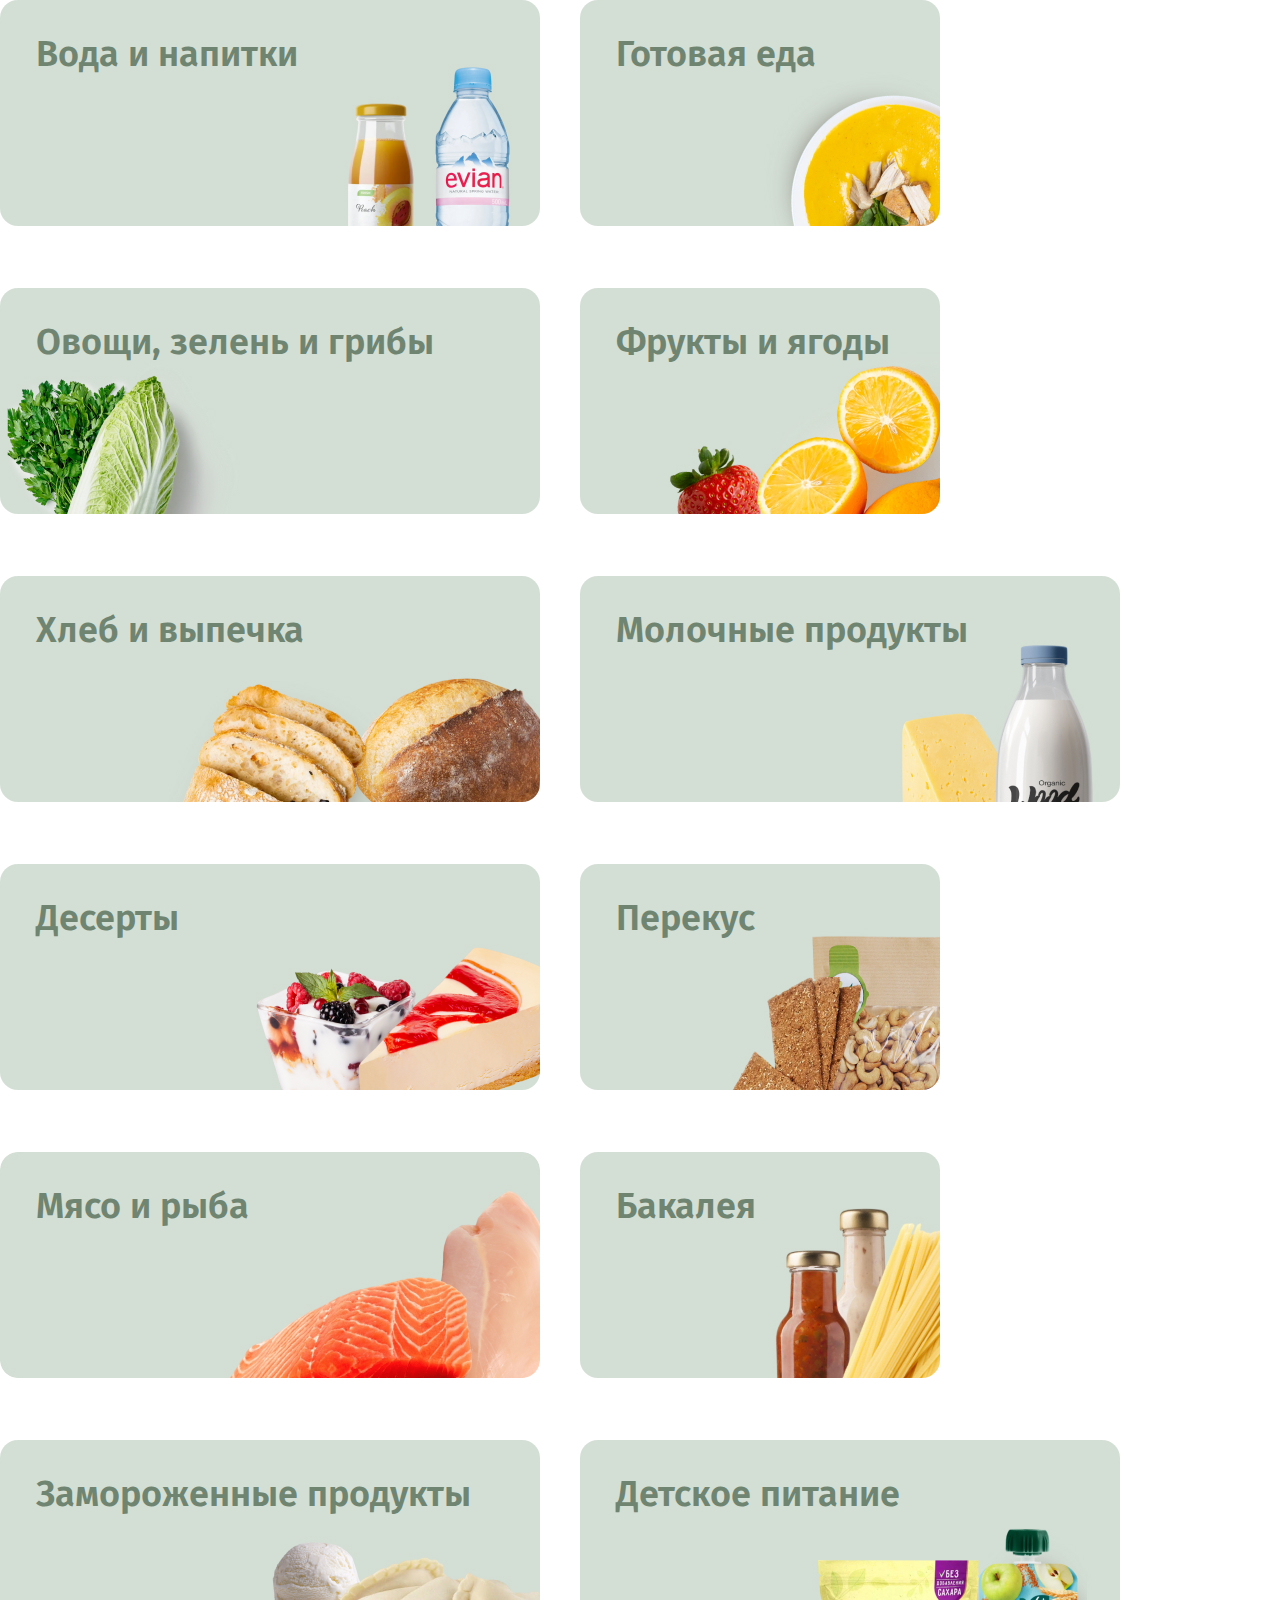
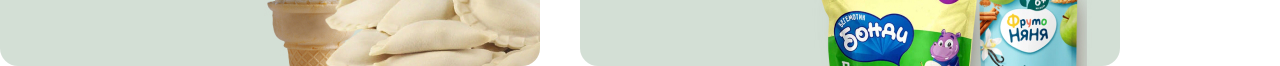
<file: category-card/index.html>
<!DOCTYPE html>
<html lang="en">

<head>
    <meta charset="UTF-8">
    <meta http-equiv="X-UA-Compatible" content="IE=edge">
    <meta name="viewport" content="width=device-width, initial-scale=1.0">
    <title>category</title>
    <link rel="preconnect" href="https://fonts.googleapis.com">
    <link rel="preconnect" href="https://fonts.gstatic.com" crossorigin>
    <link
        href="https://fonts.googleapis.com/css2?family=Fira+Sans:wght@100;200;300;400;500;600;700;800;900&display=swap"
        rel="stylesheet">
    <link rel="stylesheet" href="../global.css">
    <link rel="stylesheet" href="./style.css">
</head>

<body>

    <div class="container">

        <div class="catalog_category">
            <div class="item" style="background-image: url('../assets/category-card/category_1.jpg');">
                <h5 class="title">Вода и напитки</h5>
            </div>
            <div class="item" style="background-image: url('../assets/category-card/category_2.jpg');">
                <h5 class="title">Готовая еда</h5>
            </div>
            <div class="item" style="background-image: url('../assets/category-card/category_3.jpg');">
                <h5 class="title">Овощи, зелень и грибы</h5>
            </div>
            <div class="item" style="background-image: url('../assets/category-card/category_4.jpg');">
                <h5 class="title">Фрукты и ягоды</h5>
            </div>
            <div class="item" style="background-image: url('../assets/category-card/category_5.jpg');">
                <h5 class="title">Хлеб и выпечка</h5>
            </div>
            <div class="item" style="background-image: url('../assets/category-card/category_6.jpg');">
                <h5 class="title">Молочные продукты</h5>
            </div>
            <div class="item" style="background-image: url('../assets/category-card/category_7.jpg');">
                <h5 class="title">Десерты</h5>
            </div>
            <div class="item" style="background-image: url('../assets/category-card/category_8.jpg');">
                <h5 class="title">Перекус</h5>
            </div>
            <div class="item" style="background-image: url('../assets/category-card/category_9.jpg');">
                <h5 class="title">Мясо и рыба</h5>
            </div>
            <div class="item" style="background-image: url('../assets/category-card/category_10.jpg');">
                <h5 class="title">Бакалея</h5>
            </div>
            <div class="item" style="background-image: url('../assets/category-card/category_11.jpg');">
                <h5 class="title">Замороженные продукты</h5>
            </div>
            <div class="item" style="background-image: url('../assets/category-card/category_12.jpg');">
                <h5 class="title">Детское питание</h5>
            </div>
            
            
        </div>

    </div>

</body>

</html>
</file>
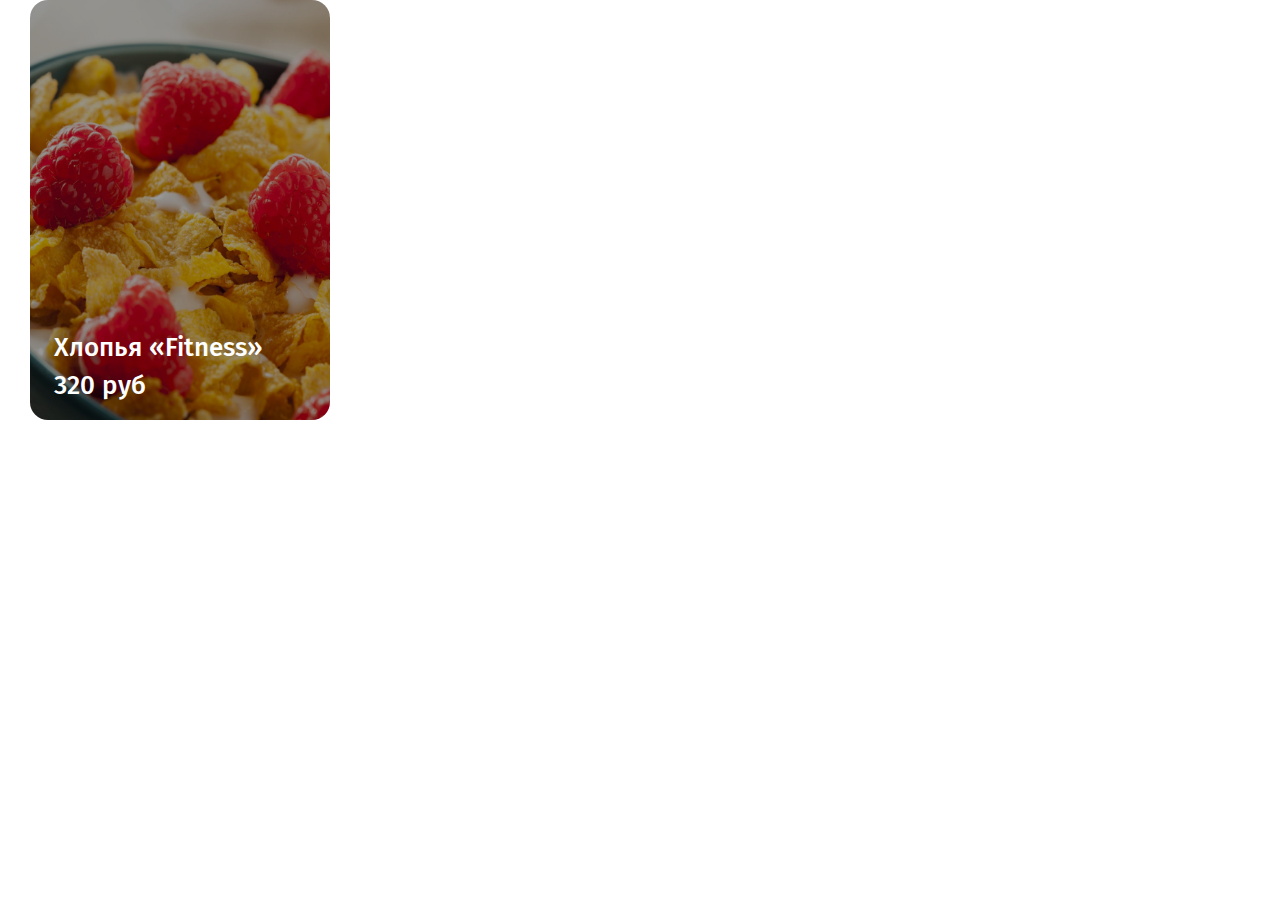
<file: popular-product/index.html>
<!DOCTYPE html>
<html lang="en">

<head>
    <meta charset="UTF-8">
    <meta http-equiv="X-UA-Compatible" content="IE=edge">
    <meta name="viewport" content="width=device-width, initial-scale=1.0">
    <title>product</title>
    <link rel="preconnect" href="https://fonts.googleapis.com">
    <link rel="preconnect" href="https://fonts.gstatic.com" crossorigin>
    <link
        href="https://fonts.googleapis.com/css2?family=Fira+Sans:wght@100;200;300;400;500;600;700;800;900&display=swap"
        rel="stylesheet">
    <link rel="stylesheet" href="../global.css">
    <link rel="stylesheet" href="./style.css">
</head>

<body>

    <div class="popular_product_item">
        <img src="../assets/popular-products/popular_1.jpg" alt="product_item" class="product_item_image">
        <div class="popular_product_item_text">
            <div class="name_item">
                Хлопья «Fitness»
            </div>
            <div class="price_item">
                320 руб
            </div>
        </div>
    </div>
    
</body>

</html>
</file>
<file: global.css>
html,
body,
div,
span,
applet,
object,
iframe,
h1,
h2,
h3,
h4,
h5,
h6,
p,
blockquote,
pre,
a,
abbr,
acronym,
address,
big,
cite,
code,
del,
dfn,
em,
img,
ins,
kbd,
q,
s,
samp,
small,
strike,
strong,
sub,
sup,
tt,
var,
b,
u,
i,
center,
dl,
dt,
dd,
ol,
ul,
li,
fieldset,
form,
label,
legend,
table,
caption,
tbody,
tfoot,
thead,
tr,
th,
td,
article,
aside,
canvas,
details,
embed,
figure,
figcaption,
footer,
header,
hgroup,
menu,
nav,
output,
ruby,
section,
summary,
time,
mark,
audio,
video {
    margin: 0;
    padding: 0;
    border: 0;
    font-size: 100%;
    font: inherit;
    vertical-align: baseline;
}
/* HTML5 display-role reset for older browsers */
article,
aside,
details,
figcaption,
figure,
footer,
header,
hgroup,
menu,
nav,
section {
    display: block;
}
body {
    line-height: 1;
}
ol,
ul {
    list-style: none;
}
blockquote,
q {
    quotes: none;
}
blockquote:before,
blockquote:after,
q:before,
q:after {
    content: "";
    content: none;
}
table {
    border-collapse: collapse;
    border-spacing: 0;
}

body {
    margin: 0;
    padding: 0;
    font-family: "Fira Sans", sans-serif;
}
.container {
    width: 100%;
    max-width: 1520px;
    margin: auto;
}
</file>
<file: category-card/style.css>
.catalog_category {
    width: 100%;
    display: flex;
    flex-wrap: wrap;
    column-gap: 40px;
    row-gap: 62px;
    padding: 0;
}

.item {
    height: 226px;
    width: 540px;
    border-radius: 18px;
    background-size: cover;
    background-position: center;
    box-sizing: border-box;
    padding: 36px;
}

.title {
    color: #708571;
    font-size: 36px;
    font-weight: 600;
}

.item:nth-child(6n + 2),
.item:nth-child(6n + 4) {
    width: 360px;
}
</file>
<file: popular-product/style.css>
.popular_product_item {
    position: relative;
    display: inline-block;
    margin-left: 30px;
}

.product_item_image {
    height: 420px;
    width: 300px;
    border-radius: 18px;
}
.popular_product_item_text{

    color: #fff;
    position: absolute;
    left: 24px;
    bottom: 24px;
    font-weight: 500;
    font-size: 26px;
}
.name_item{
    margin-bottom: 12px;
}
</file>
